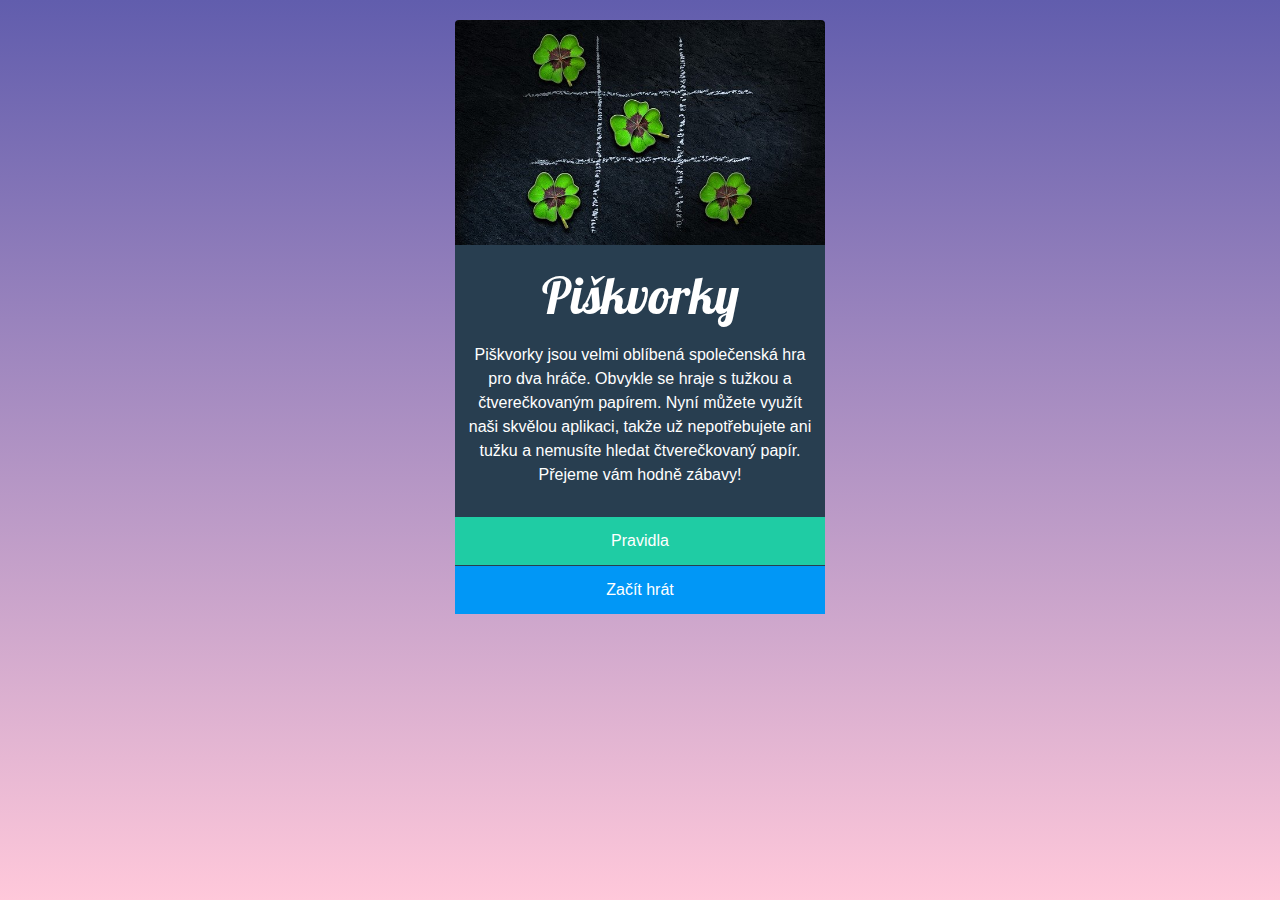
<file: index.html>
<!DOCTYPE html>
<html lang="cs">
  <head>
    <meta charset="UTF-8" />
    <meta http-equiv="X-UA-Compatible" content="IE=edge" />
    <meta name="viewport" content="width=device-width, initial-scale=1.0" />
    <link rel="preconnect" href="https://fonts.gstatic.com" />
    <link
      href="https://fonts.googleapis.com/css2?family=Lobster&display=swap"
      rel="stylesheet"
    />
    <link rel="stylesheet" href="style.css" />
    <title>Piškvorky</title>
  </head>
  <body>
    <div class="piskvorky">
      <div class="uvodni"><img src="uvodni.jpg" alt="Piškvorky" /></div>
      <div class="obsah">
        <h1>Piškvorky</h1>
        <p>
          Piškvorky jsou velmi oblíbená společenská hra pro dva hráče. Obvykle
          se hraje s tužkou a čtverečkovaným papírem. Nyní můžete využít naši
          skvělou aplikaci, takže už nepotřebujete ani tužku a nemusíte hledat
          čtverečkovaný papír. Přejeme vám hodně zábavy!
        </p>
      </div>
      <div class="tlacitka">
        <a class="pravidla" href="pravidla.html">Pravidla</a>
        <a class="zacitHrat" href="hra.html">Začít hrát</a>
      </div>
    </div>
  </body>
</html>
</file>
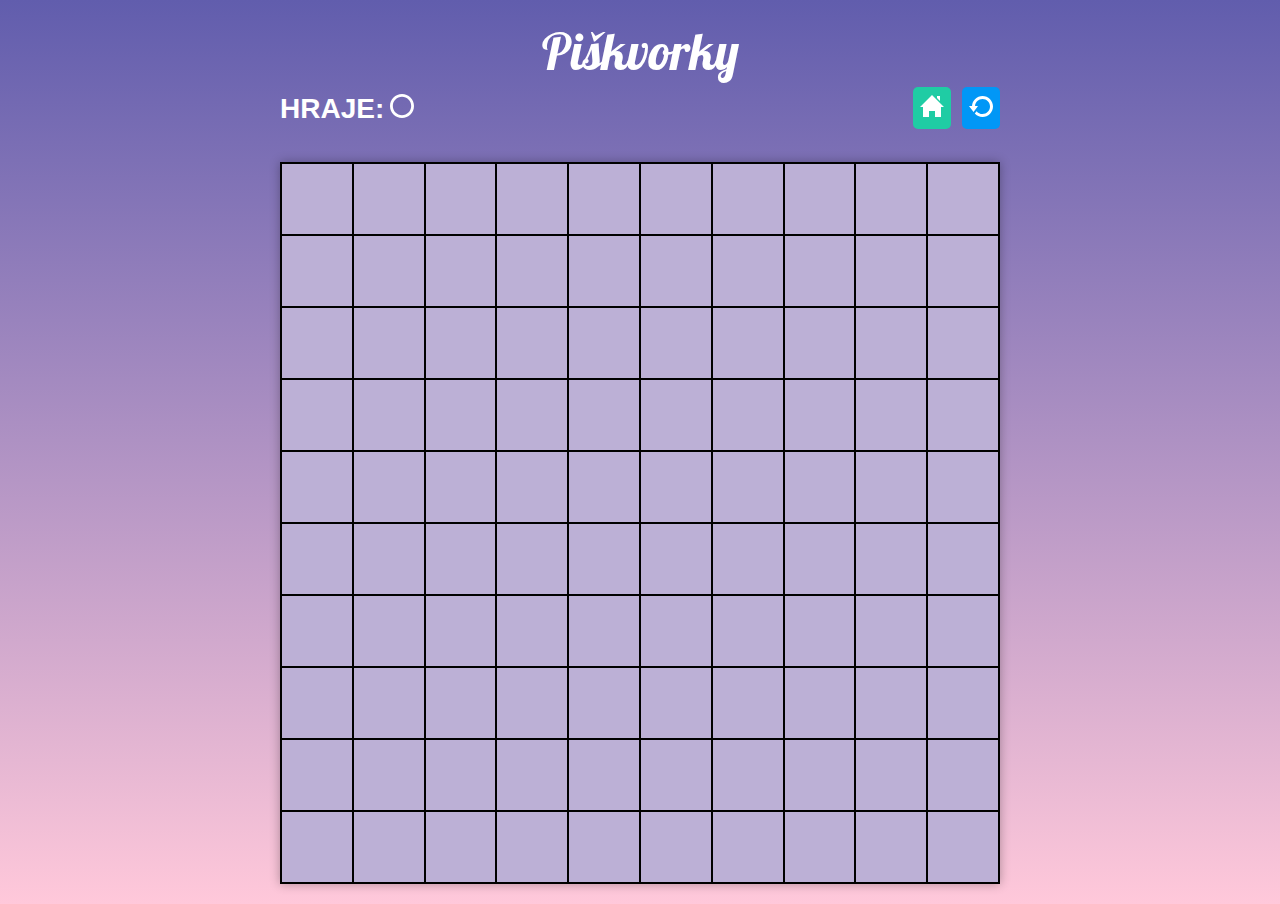
<file: hra.html>
<!DOCTYPE html>
<html lang="cs">
  <head>
    <meta charset="UTF-8" />
    <meta http-equiv="X-UA-Compatible" content="IE=edge" />
    <meta name="viewport" content="width=device-width, initial-scale=1.0" />
    <link rel="preconnect" href="https://fonts.gstatic.com" />
    <link
      href="https://fonts.googleapis.com/css2?family=Lobster&display=swap"
      rel="stylesheet"
    />
    <link rel="stylesheet" href="style.css" />

    <title>Hra</title>
  </head>
  <body>
    <div class="play">
      <h1 class="play__headline">Piškvorky</h1>
      <div class="control">
        <div class="player">
          <p class="text">Hraje:</p>
          <img
            src="img/circle.svg"
            class="symbol"
            id="play"
            alt="symbol kolečka"
          />
        </div>
        <div class="links">
          <a href="index.html" class="home">
            <img src="home.svg" alt="zpět na úvodní stránku" />
          </a>
          <a href="hra.html" class="restart">
            <img src="restart.svg" alt="restart hry" />
          </a>
        </div>
      </div>

      <div class="grid">
        <button class="grid__pole"></button>
        <button class="grid__pole"></button>
        <button class="grid__pole"></button>
        <button class="grid__pole"></button>
        <button class="grid__pole"></button>
        <button class="grid__pole"></button>
        <button class="grid__pole"></button>
        <button class="grid__pole"></button>
        <button class="grid__pole"></button>
        <button class="grid__pole"></button>
        <button class="grid__pole"></button>
        <button class="grid__pole"></button>
        <button class="grid__pole"></button>
        <button class="grid__pole"></button>
        <button class="grid__pole"></button>
        <button class="grid__pole"></button>
        <button class="grid__pole"></button>
        <button class="grid__pole"></button>
        <button class="grid__pole"></button>
        <button class="grid__pole"></button>
        <button class="grid__pole"></button>
        <button class="grid__pole"></button>
        <button class="grid__pole"></button>
        <button class="grid__pole"></button>
        <button class="grid__pole"></button>
        <button class="grid__pole"></button>
        <button class="grid__pole"></button>
        <button class="grid__pole"></button>
        <button class="grid__pole"></button>
        <button class="grid__pole"></button>
        <button class="grid__pole"></button>
        <button class="grid__pole"></button>
        <button class="grid__pole"></button>
        <button class="grid__pole"></button>
        <button class="grid__pole"></button>
        <button class="grid__pole"></button>
        <button class="grid__pole"></button>
        <button class="grid__pole"></button>
        <button class="grid__pole"></button>
        <button class="grid__pole"></button>
        <button class="grid__pole"></button>
        <button class="grid__pole"></button>
        <button class="grid__pole"></button>
        <button class="grid__pole"></button>
        <button class="grid__pole"></button>
        <button class="grid__pole"></button>
        <button class="grid__pole"></button>
        <button class="grid__pole"></button>
        <button class="grid__pole"></button>
        <button class="grid__pole"></button>
        <button class="grid__pole"></button>
        <button class="grid__pole"></button>
        <button class="grid__pole"></button>
        <button class="grid__pole"></button>
        <button class="grid__pole"></button>
        <button class="grid__pole"></button>
        <button class="grid__pole"></button>
        <button class="grid__pole"></button>
        <button class="grid__pole"></button>
        <button class="grid__pole"></button>
        <button class="grid__pole"></button>
        <button class="grid__pole"></button>
        <button class="grid__pole"></button>
        <button class="grid__pole"></button>
        <button class="grid__pole"></button>
        <button class="grid__pole"></button>
        <button class="grid__pole"></button>
        <button class="grid__pole"></button>
        <button class="grid__pole"></button>
        <button class="grid__pole"></button>
        <button class="grid__pole"></button>
        <button class="grid__pole"></button>
        <button class="grid__pole"></button>
        <button class="grid__pole"></button>
        <button class="grid__pole"></button>
        <button class="grid__pole"></button>
        <button class="grid__pole"></button>
        <button class="grid__pole"></button>
        <button class="grid__pole"></button>
        <button class="grid__pole"></button>
        <button class="grid__pole"></button>
        <button class="grid__pole"></button>
        <button class="grid__pole"></button>
        <button class="grid__pole"></button>
        <button class="grid__pole"></button>
        <button class="grid__pole"></button>
        <button class="grid__pole"></button>
        <button class="grid__pole"></button>
        <button class="grid__pole"></button>
        <button class="grid__pole"></button>
        <button class="grid__pole"></button>
        <button class="grid__pole"></button>
        <button class="grid__pole"></button>
        <button class="grid__pole"></button>
        <button class="grid__pole"></button>
        <button class="grid__pole"></button>
        <button class="grid__pole"></button>
        <button class="grid__pole"></button>
        <button class="grid__pole"></button>
        <button class="grid__pole"></button>
      </div>
    </div>
    <script src="hra.js"></script>
  </body>
</html>
</file>
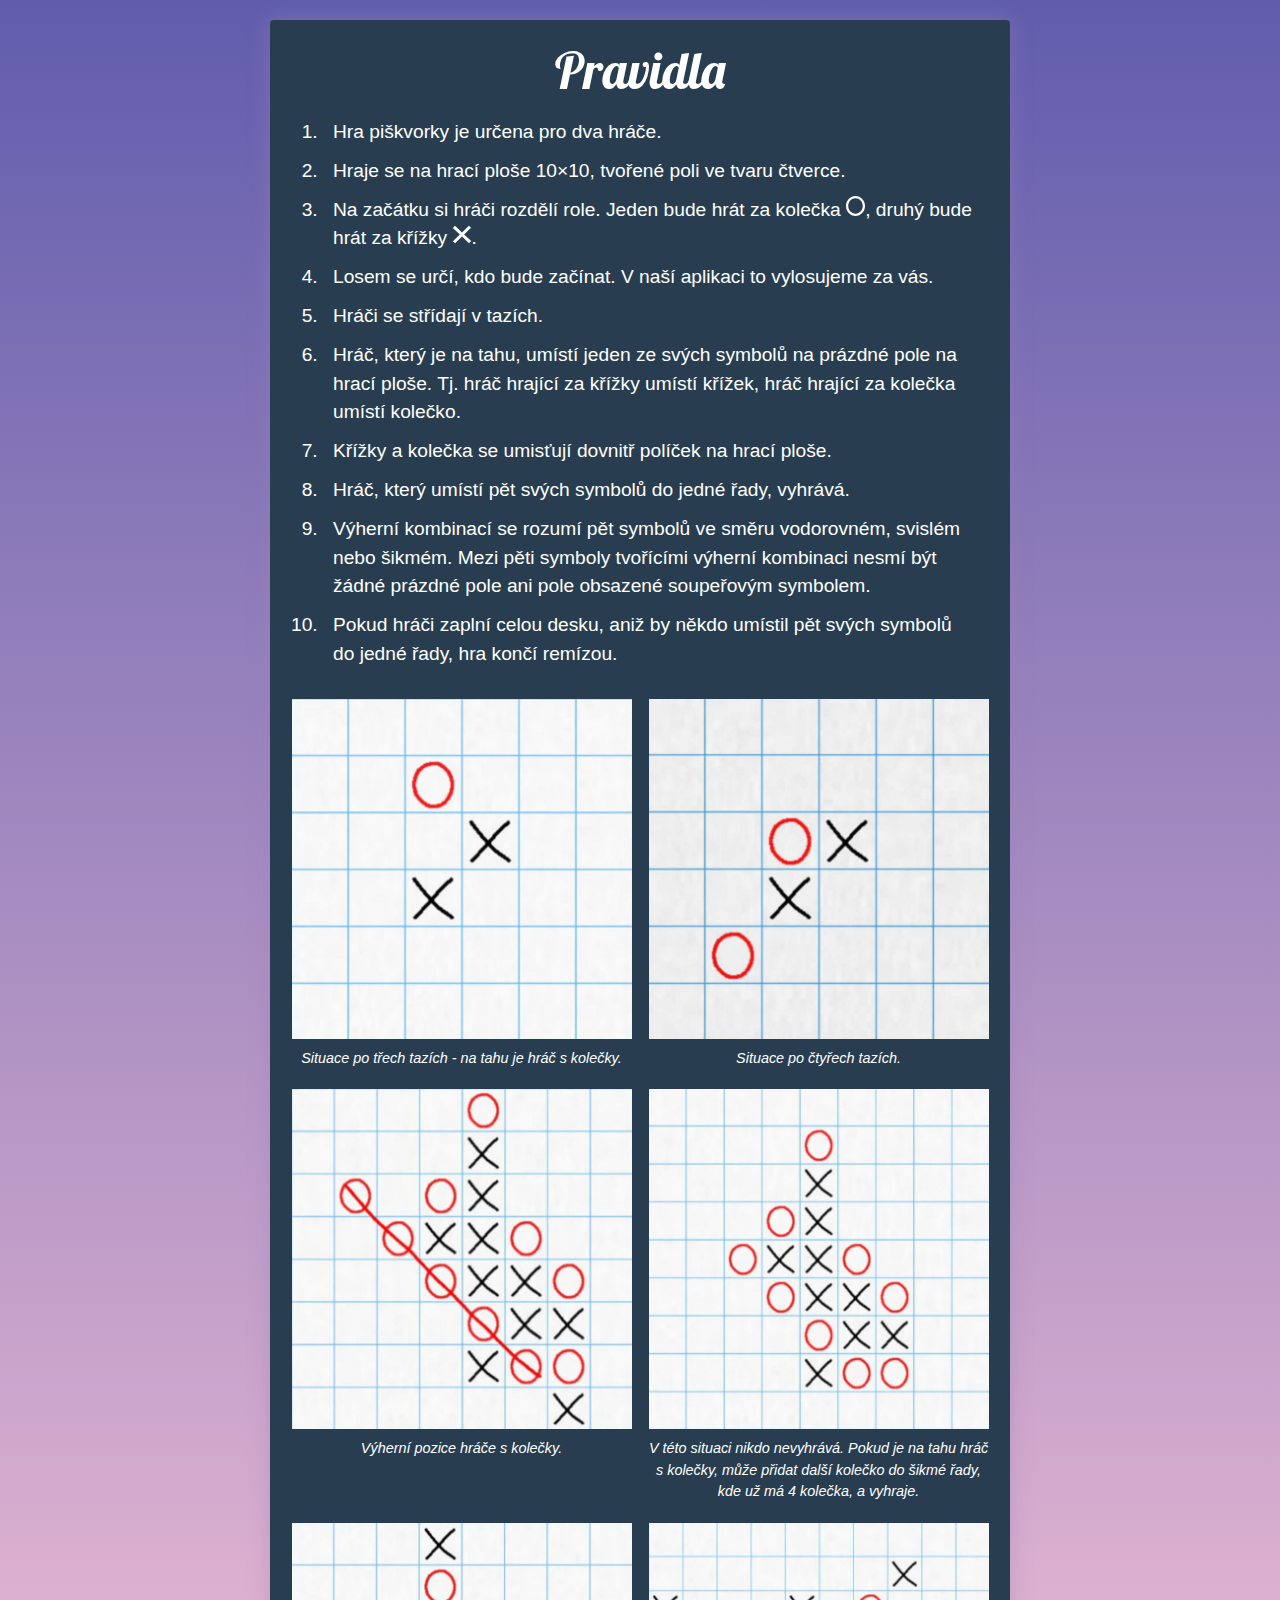
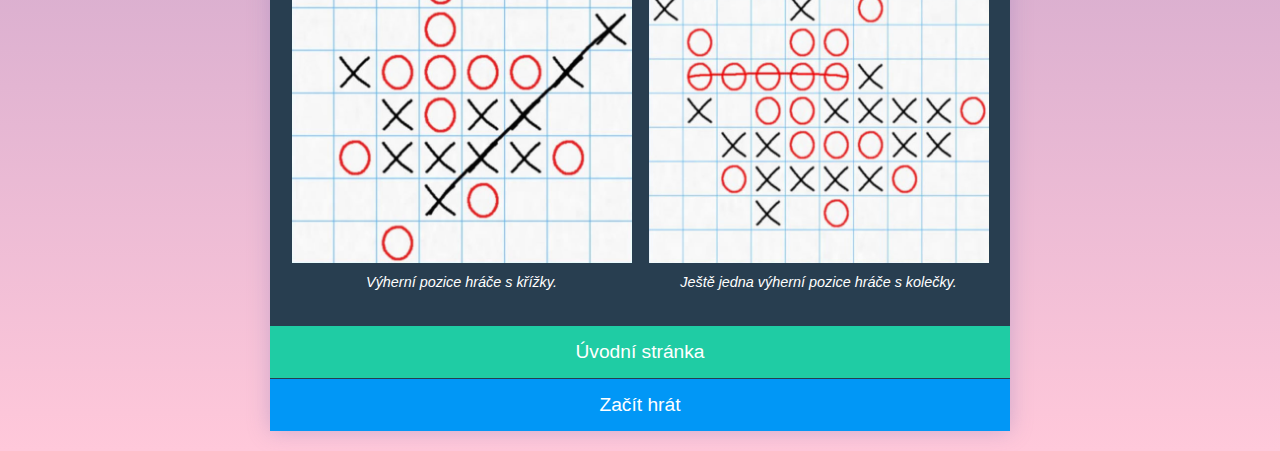
<file: pravidla.html>
<!DOCTYPE html>
<html lang="cs">
  <head>
    <meta charset="UTF-8" />
    <meta http-equiv="X-UA-Compatible" content="IE=edge" />
    <meta name="viewport" content="width=device-width, initial-scale=1.0" />
    <link rel="preconnect" href="https://fonts.gstatic.com" />
    <link
      href="https://fonts.googleapis.com/css2?family=Lobster&display=swap"
      rel="stylesheet"
    />
    <link rel="stylesheet" href="style.css" />
    <title>Pravidla</title>
  </head>
  <body>
    <div class="piskvorky--rules">
      <div class="pravidlatxt">
        <h1>Pravidla</h1>
        <ol>
          <li>Hra piškvorky je určena pro dva hráče.</li>
          <li>Hraje se na hrací ploše 10×10, tvořené poli ve tvaru čtverce.</li>
          <li>
            Na začátku si hráči rozdělí role. Jeden bude hrát za kolečka
            <img class="symbol__rules" src="img/circle.svg" alt="kolečko" />,
            druhý bude hrát za křížky
            <img class="symbol__rules" src="img/cross.svg" alt="křížek" />.
          </li>
          <li>
            Losem se určí, kdo bude začínat. V&nbsp;naší aplikaci to vylosujeme
            za vás.
          </li>
          <li>Hráči se střídají v tazích.</li>
          <li>
            Hráč, který je na tahu, umístí jeden ze svých symbolů na prázdné
            pole na hrací ploše. Tj. hráč hrající za křížky umístí křížek, hráč
            hrající za kolečka umístí kolečko.
          </li>
          <li>Křížky a kolečka se umisťují dovnitř políček na hrací ploše.</li>
          <li>Hráč, který umístí pět svých symbolů do jedné řady, vyhrává.</li>
          <li>
            Výherní kombinací se rozumí pět symbolů ve směru vodorovném, svislém
            nebo šikmém. Mezi pěti symboly tvořícími výherní kombinaci nesmí být
            žádné prázdné pole ani pole obsazené soupeřovým symbolem.
          </li>
          <li>
            Pokud hráči zaplní celou desku, aniž by někdo umístil pět svých
            symbolů do jedné řady, hra končí remízou.
          </li>
        </ol>

        <div class="instruction">
          <figure class="foto">
            <img
              class="describe-img"
              src="img/instructions-01.jpg"
              alt="instrukce k hraní piškvorek"
            />
            <figcaption class="describe">
              Situace po třech tazích - na tahu je hráč s&nbsp;kolečky.
            </figcaption>
          </figure>
          <figure class="foto">
            <img
              class="describe-img"
              src="img/instructions-02.jpg"
              alt="instrukce k hraní piškvorek"
            />
            <figcaption class="describe">Situace po čtyřech tazích.</figcaption>
          </figure>
          <figure class="foto">
            <img
              class="describe-img"
              src="img/instructions-03.jpg"
              alt="instrukce k hraní piškvorek"
            />
            <figcaption class="describe">
              Výherní pozice hráče s kolečky.
            </figcaption>
          </figure>
          <figure class="foto">
            <img
              class="describe-img"
              src="img/instructions-04.jpg"
              alt="instrukce k hraní piškvorek"
            />
            <figcaption class="describe">
              V této situaci nikdo nevyhrává. Pokud je na tahu hráč s kolečky,
              může přidat další kolečko do šikmé řady, kde už má 4 kolečka, a
              vyhraje.
            </figcaption>
          </figure>
          <figure class="foto">
            <img
              class="describe-img"
              src="img/instructions-05.jpg"
              alt="instrukce k hraní piškvorek"
            />
            <figcaption class="describe">
              Výherní pozice hráče s křížky.
            </figcaption>
          </figure>
          <figure class="foto">
            <img
              class="describe-img"
              src="img/instructions-06.jpg"
              alt="instrukce k hraní piškvorek"
            />
            <figcaption class="describe">
              Ještě jedna výherní pozice hráče s&nbsp;kolečky.
            </figcaption>
          </figure>
        </div>
      </div>
      <div class="tlacitka">
        <a class="pravidla" href="index.html">Úvodní stránka</a>
        <a class="zacitHrat" href="hra.html">Začít hrát</a>
      </div>
    </div>
  </body>
</html>
</file>
<file: style.css>
*:before,
*:after {
  box-sizing: border-box;
}

body {
  background-image: linear-gradient(#615dad, #ffc8da);
  background-size: 100%;
  min-height: 100vh;
  display: flex;
  justify-content: center;
  font-family: Arial, Helvetica, sans-serif;
  color: #ffffff;
  margin: 0;
}

h1 {
  font-family: 'Lobster', cursive;
  font-size: 50px;
  margin: 0;
  text-align: center;
  font-weight: 500;
}

p {
  padding-top: 10px;
  padding-bottom: 17px;
  margin-block-start: 0;
  margin-block-end: 0;
}

.piskvorky {
  max-width: 370px;
  margin-top: 20px;
  margin-bottom: 20px;
}

.uvodni img {
  width: 100%;
  border-radius: 4px 4px 0 0;
  display: block;
}

.obsah {
  background-color: #283e50;
  text-align: center;
  padding: 13px;
  line-height: 1.5;
}
.tlacitka a {
  padding: 15px 30px;
  text-align: center;
  text-decoration: none;
  color: #ffffff;
  display: block;
}

.pravidla {
  background-color: #1fcca4;
  border-bottom: #283e50 solid 1px;
}

.pravidla:hover {
  background-color: #1cbb96;
}

.zacitHrat {
  background-color: #0197f6;
}

.zacitHrat:hover {
  background-color: #0090e9;
}

.piskvorky--rules {
  max-width: 370px;
  box-shadow: 0px 0px 20px 0px rgba(154, 130, 184, 0.44);
  margin-top: 20px;
  margin-bottom: 20px;
}

.pravidlatxt {
  background-color: #283e50;
  text-align: left;
  padding: 13px;
  line-height: 1.5;
  border-radius: 4px 4px 0 0;
}

ol {
  margin-top: 10px;
  margin-bottom: 30px;
  padding-right: 20px;
}

ol > li {
  margin-bottom: 10px;
  padding-left: 10px;
}

.describe {
  font-style: italic;
  text-align: center;
  padding-bottom: 20px;
}

.describe-img {
  max-width: 100%;
}

.symbol__rules,
.symbol {
  filter: invert(100%);
  width: 1em;
  height: 1em;
}

figure {
  display: block;
  margin-block-start: 0em;
  margin-block-end: 0em;
  margin-inline-start: 0;
  margin-inline-end: 0;
}

.play {
  max-width: 80vmin;
  margin-top: 20px;
  margin-bottom: 20px;
}

.control {
  display: flex;
  justify-content: space-between;
  align-items: baseline;
  margin-bottom: 20px;
}

.player {
  display: flex;
  justify-content: flex-start;
  align-items: baseline;
}

.text {
  color: white;
  font-weight: bold;
  text-transform: uppercase;
  margin-right: 0.2em;
}

.home,
.restart {
  display: inline-block;
  padding: 7px 7px;
  border-radius: 5px;
}

.home {
  background-color: #1fcca4;
}

.home:hover,
.home:focus {
  background-color: #1cbb96;
}

.restart {
  margin-left: 7px;
  background-color: #0197f6;
}

.restart:hover,
.restart:focus {
  background-color: #0090e9;
}

.grid {
  display: flex;
  flex-wrap: wrap;
  border: 1px solid black;
  box-shadow: 0px 0 10px rgb(0 0 0 / 30%);
}

.grid__pole {
  flex: 1 1 10%;
  height: calc(80vmin * 0.1);
  background-color: #bcb0d6;
  border: 1px solid black;
  padding: 3px;
}

.grid__pole:hover {
  background-color: #d6ccec;
}

@keyframes scale {
  from {
    background-size: 0%;
  }
  to {
    background-size: 80%;
  }
}

.grid__pole-circle {
  background: url(img/circle.svg) no-repeat center center;
  background-size: 80%;
  background-color: #bcb0d6;
  animation: scale 0.15s linear;
}

.grid__pole-cross {
  background: url(img/cross.svg) no-repeat center center;
  background-size: 80%;
  background-color: #bcb0d6;
  animation: scale 0.15s linear;
}

@media (min-width: 750px) {
  .piskvorky--rules {
    max-width: 740px;
    font-size: 1.2em;
  }

  .instruction {
    display: flex;
    flex-wrap: wrap;
    flex-basis: calc((100% - 20px) / 2);
    justify-content: space-around;
  }

  .describe,
  .foto {
    width: 340px;
  }

  .describe {
    font-size: 0.75em;
  }

  .symbol {
    font-size: 1.5em;
  }

  .text {
    font-size: 1.75em;
  }
}
</file>
